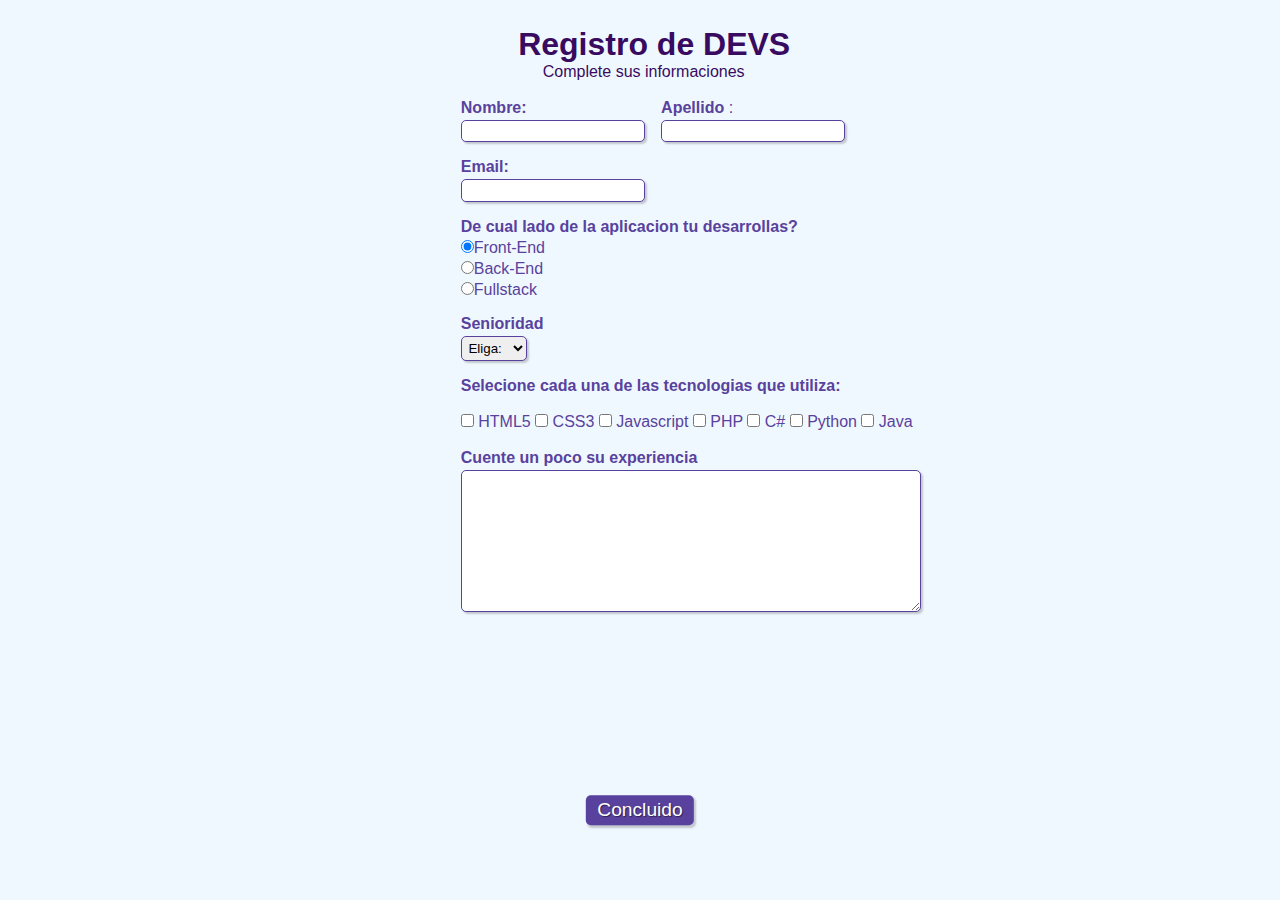
<file: Formularios-registros/Formulario-registro-01/index.html>
<!DOCTYPE html>
<html lang="en">
<head>
	<!-- Metadatos -->
	<meta charset="UTF-8">
	<meta name="viewport" content="width=device-width, initial-scale=1.0">
	<!-- CSS -->
	<link rel="stylesheet" type="text/css" href="estilos.css" media="screen">

	 <!-- Título de la página (aparece en la pestaña) -->
	<title>Registro</title>
</head>
<body>

       <!-- Encabezado con título y subtítulo (ambos con css de id "titulo") -->
	<div>
		<h1 id="titulo">Registro de DEVS</h1>
		<p id="subtitulo">Complete sus informaciones</p>
		<br>
	</div>
	 <!-- Início del formulário -->
	<form action="">
		<fieldset class="grupo">
			<!-- Campo del nombre con leyenda "nombre" y css de classe "campo" -->
			<div class="campo">
				<label for="nombre"><strong>Nombre:</strong> </label>
				<input type="text" name="nombre" id="nombre" required>
			</div>

            <!-- Campo del apelldo con leyenda "apellido" y css de classe "campo" -->
			<div class="campo">
				<label for="apellido"><strong>Apellido</strong> :</label>
				<input type="text" name="apellido" id="apellido" required>
				</div>
		</fieldset>
		<!-- Campo de email con-->
		<div class="campo">
			<label for="email"> <strong>Email:</strong> </label>
			<input type="email" name="email" id="email" required>
		</div>
		 <!-- Campo de desarrollo web con 3 opciones de botones selecionables (radio button) y css de classe "campo" -->
		<div class="campo">
			<label> <strong>De cual lado de la aplicacion tu desarrollas?</strong> </label>
			<label>
				<input type="radio" name="devweb" value="frontend" checked>Front-End
			</label>
			<label>
				<input type="radio" name="devweb" value="backend">Back-End
			</label>
			<label>
				<input type="radio" name="devweb" value="fullstack">Fullstack
			</label>
		</div>

       <!-- Campo de senioridad con 3 opciones para elegir (select option) y css de classe "campo" -->
		<div class="campo">
			<label for="senioridade"><strong>Senioridad</strong> </label>
			<select  id="senioridad">
				<option selected disabled value="">Eliga:</option>
				<option value="">Junior</option>
				<option value="">Pleno</option>
				<option value="">Senior</option>
			</select>
		</div>
		<fieldset class="grupo">
			<!-- Campo de tecnologias para elegir de 1 o mas opciones para marcar (checkbox) y css de classe "campo" -->
			<div id="check">
				<label> <strong>Selecione cada una de las tecnologias que utiliza:</strong> </label><br><br>
				<input type="checkbox" id="tecnologia1" name="tecnologia1" value="HTML5">
				<label for="tecnologia1">HTML5</label>
				<input type="checkbox" id="tecnologia2" name="tecnologia2" value="CSS">
				<label for="tecnologia2">CSS3</label>
				<input type="checkbox" id="tecnologia3" name="tecnologia3" value="Javascript">
				<label for="tecnologia3">Javascript</label>
				<input type="checkbox" id="tecnologia4" name="tecnologia4" value="PHP">
				<label for="tecnologia4">PHP</label>
				<input type="checkbox" id="tecnologia5" name="tecnologia5" value="C#">
				<label for="tecnologia5">C#</label>
				<input type="checkbox" id="tecnologia6" name="tecnologia6" value="Python">
				<label for="tecnologia6">Python</label>
				<input type="checkbox" id="tecnologia7" name="tecnologia7" value="Java">
				<label for="tecnologia6">Java</label>
		</fieldset>
		 <!-- Caja de texto -->
		<div class="campo">
			<br>
			<label for=""> <strong>Cuente un poco su experiencia</strong> </label>
			<textarea name="experiencia" id="experiencia"   rows="9"  style="width: 34em"></textarea>
		</div>
		 <!-- Boton para enviar el formulário -->
		<button class="boton" type="submit" onsubmit=""> Concluido </button>
	</form>
</body>
</html>
</file>
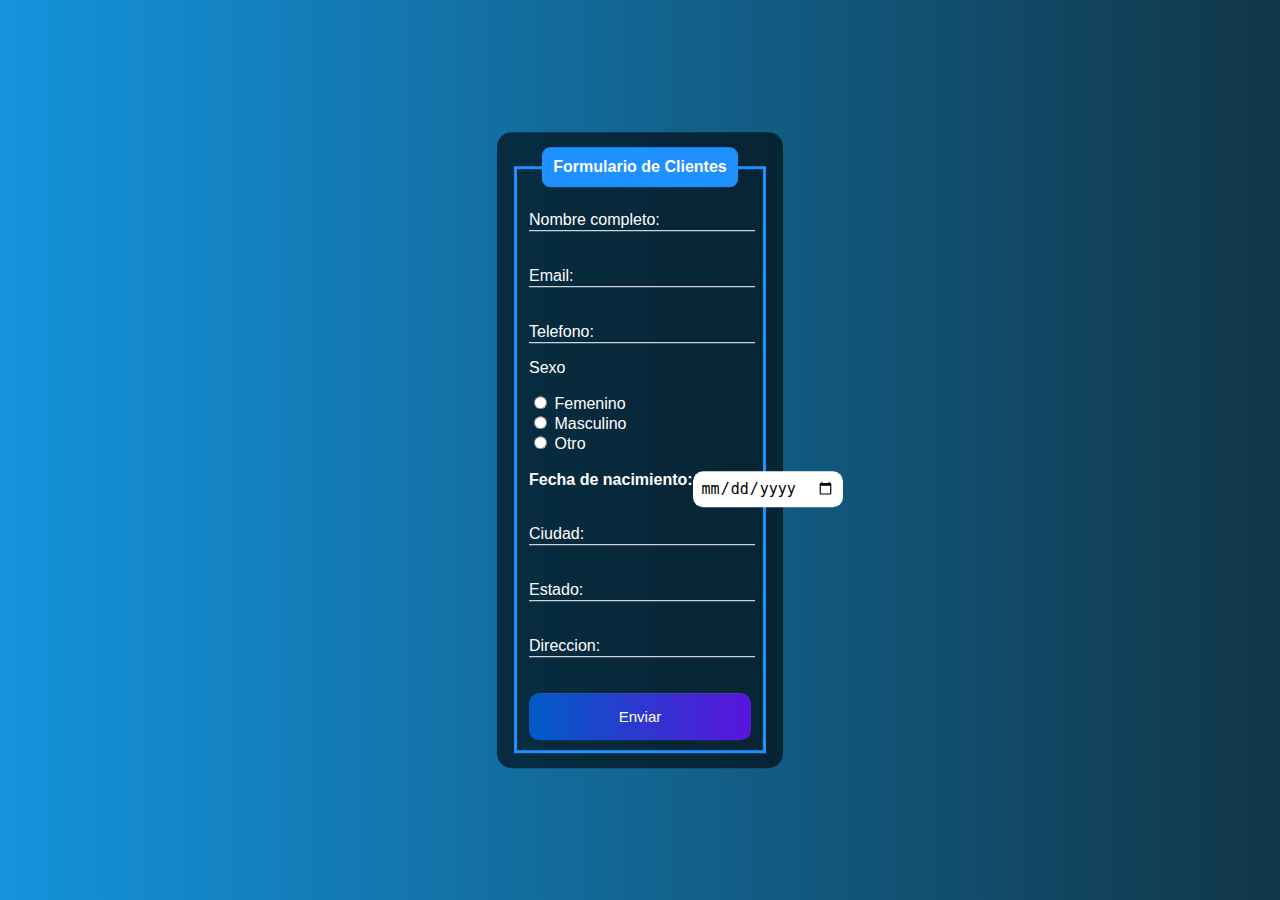
<file: Formularios-registros/Formulario-registro-02/index.html>
<!DOCTYPE html>
<html lang="en">
<head>
	<meta charset="UTF-8">
	<meta name="viewport" content="width=device-width, initial-scale=1.0">
	<title>Formulario GN</title>
	<style>
		body{
			font-family: Arial, Helvetica, sans-serif;
			background-image: linear-gradient(to right, rgb(20, 147, 220), rgb(17, 54, 71));
		}
		.box{
			color: white;
			position: absolute;
			top: 50%;
			left: 50%;
			transform: translate(-50%, -50%);
			background-color: rgba(0,0,0,0.6);
			padding: 15px;
			border-radius: 15px;
			width: 20%;
		}

		fieldset{

			border: 3px solid dodgerblue;
		}

		legend{

			border: 1px solid dodgerblue;
			padding: 10px;
			text-align: center;
			background-color: dodgerblue;
			border-radius: 8px;
			

		}
		.inputBox {

			position: relative;

		}
        
        .inputUser{

        	background: none;
        	border: none;
        	border-bottom: 1px solid white;
        	outline: none;
        	color: white;
        	font-size: 15px;
        	width: 100%;
        	letter-spacing: 2px;
        }

        .labelInput{

              position: absolute;
              top: 0px;
              left:  0px;
              pointer-events: none;
              transition: .5s;
        }

        .inputUser:focus ~ .labelInput,
         .inputUser:valid ~ .labelInput{

        	top: -20px;
        	font-size: 12px;
        	color: dodgerblue;


        }

        #fecha_nacimiento{
        	border: none;
        	padding: 8px;
        	border-radius: 10px;
        	outline: none;
        	font-size: 15px;
        	position: absolute;


        }

        #submit{

        	background-image: linear-gradient(to right,rgb(0,92,197),rgba(90,20, 220));
        	width: 100%;
        	border: none;
        	padding: 15px;
        	color: white;
        	font-size: 15px;
        	cursor: pointer;
        	border-radius: 10px;
        }

         #submit:hover{

         	background-image: linear-gradient(to right,rgb(0,80,172),rgba(80,19, 195));
         }



	</style>
</head>
<body>
	<div class="box">
		<form >
			<fieldset>
				<legend><b>Formulario de Clientes</b></legend>
				<br>
				<div class="inputBox">
					<input type="text" id="nombre" name="nombre" class="inputUser" required>
					<label for="nombre" class="labelInput">Nombre completo:</label>
				</div>
				<br><br>
				<div class="inputBox">
					<input type="text" id="email" name="email" class="inputUser" required>
					<label for="email" class="labelInput">Email:</label>
				</div>
				<br><br>
				<div class="inputBox">
					<input type="tel" id="telefono" name="telefono" class="inputUser" required>
					<label for="telefono" class="labelInput">Telefono:</label>
				</div>
				<p>Sexo</p>
				<input type="radio" name="genero" id="femenino" value="femenino" required>
				<label for="femenino">Femenino</label>
				<br>
				<input type="radio" name="genero" id="masculino" value="masculino" required>
				<label for="masculino">Masculino</label>
				<br>
				<input type="radio" name="genero" id="otro" value="otro" required>
				<label for="otro">Otro</label>
				<br><br>
				    
					<label for="fecha_nacimiento"><b>Fecha de nacimiento:</b></label>
					<input type="date" id="fecha_nacimiento" name="fecha_nacimiento"  required>
					
				<br><br><br>
				<div class="inputBox">
					<input type="text" id="ciudad" name="ciudad" class="inputUser" required>
					<label for="ciudad" class="labelInput">Ciudad:</label>
				</div>
				<br><br>
				<div class="inputBox">
					<input type="text" id="estado" name="estado" class="inputUser" required>
					<label for="estado" class="labelInput">Estado:</label>
				</div>
				<br><br>
				<div class="inputBox">
					<input type="text" id="direccion" name="direccion" class="inputUser" required>
					<label for="direccion" class="labelInput" >Direccion:</label>
				</div>
				<br><br>
				<input type="submit" id="submit" name="submit" value="Enviar">
			</fieldset>
		</form>
	</div>
</body>
</html>
</file>
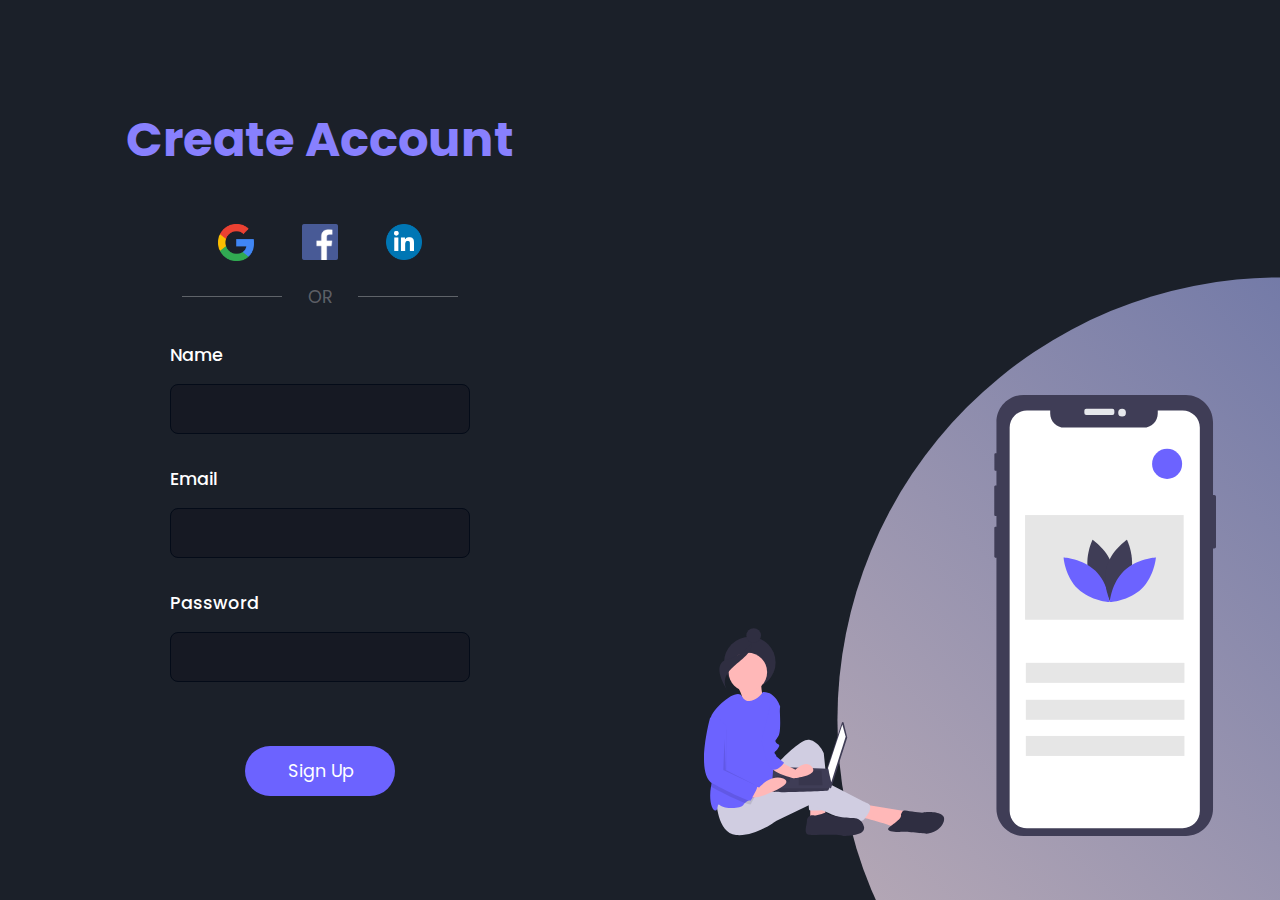
<file: Formularios-registros/Formulario-registro-03/index.html>
<!DOCTYPE html>
<html lang="en">
<head>
	<meta charset="UTF-8">
	<meta name="viewport" content="width=device-width, initial-scale=1.0">
	<title>Sign Up Form</title>
	<link rel="stylesheet" type="text/css" href="style.css">
</head>
<body>
	<main>
		<h1>Create Account</h1>
		<div class="social-media">
			<a href="">
				<img src="assets/google.png" alt="Google">
			</a>
			<a href="">
				<img src="assets/facebook.png" alt="Facebook">
			</a>
			<a href="">
				<img src="assets/linkedin.png" alt="Linkedin">
			</a>
		</div>
		<div class="alternative">
			<span>OR</span>
		</div>
		<form action="">
			<label for="name">
				<span>Name</span>
				<input type="text" id="name" name="name">
			</label>
			<label for="email">
				<span>Email</span>
				<input type="email" id="email" name="email">
			</label>
			<label for="password">
				<span>Password</span>
				<input type="password" id="password" name="password">
			</label>
			<input type="submit" value="Sign Up">
		</form>
	</main>
	<section class="images">
		<img src="assets/mobile.svg" alt="Mobile">
		<div class="circle"></div>
	</section>
</body>
</html>
</file>
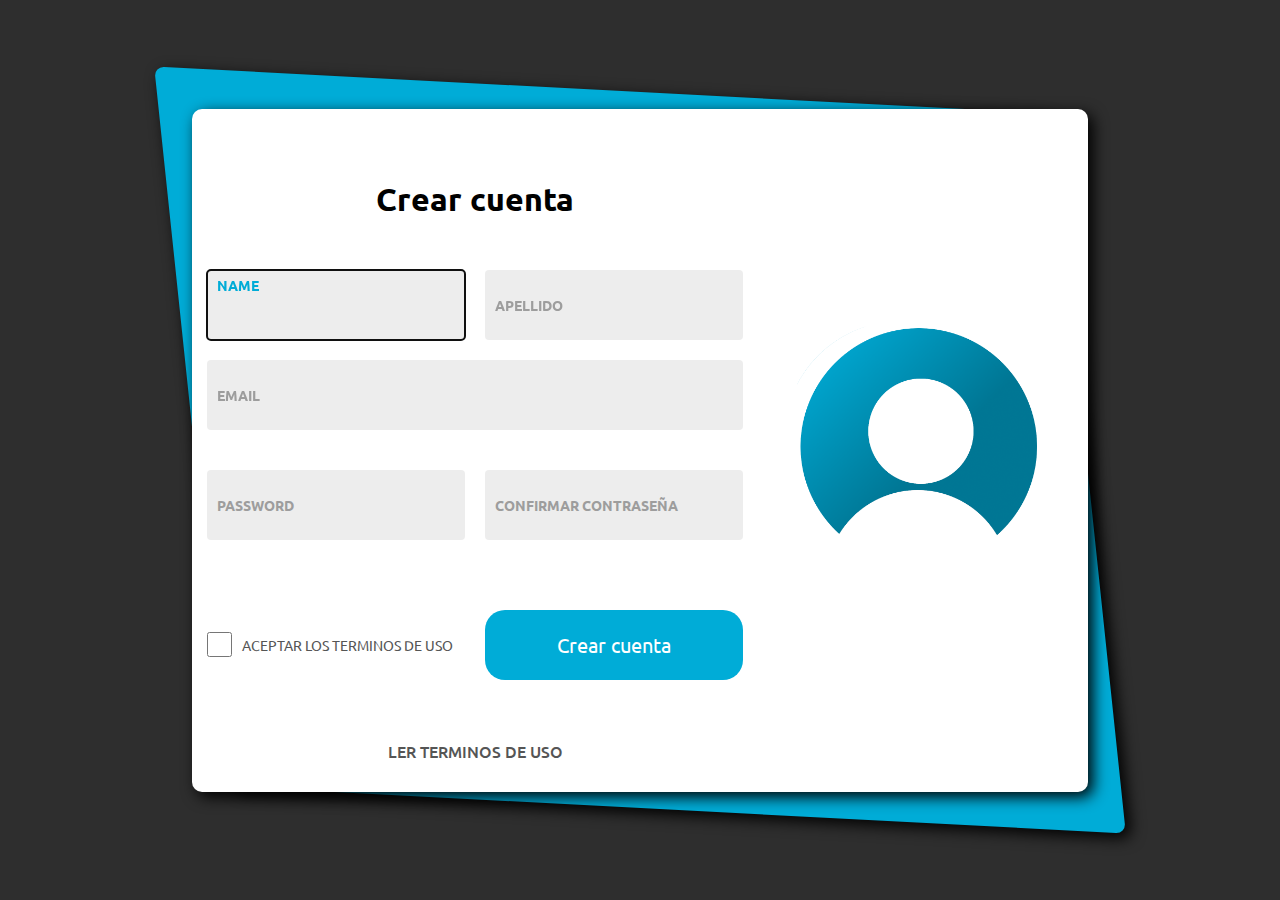
<file: Formularios-registros/Formulario-registro-04/index.html>
<!DOCTYPE html>
<html lang="en">
<head>
	<meta charset="UTF-8">
	<meta name="viewport" content="width=device-width, initial-scale=1.0">
	<title>Crear cuenta</title>
	<link rel="stylesheet" type="text/css" href="style.css">
</head>
<body>
	<div id="parallelograma"></div>
	<section>
		<form action="#" method="post">
			<h1>Crear cuenta</h1>
			<fieldset>
				<div class="container">
					<input type="text" required name="name" autofocus>
					<label>Name</label>
				</div>
				<div class="container">
					<input type="text" required name="apellido" autofocus>
					<label>Apellido</label>
				</div>
			</fieldset>
			<fieldset>
				<div class="container">
					<input type="email" required name="email">
					<label>Email</label>
				</div>
			</fieldset>
			<fieldset>
				<div class="container">
					<input type="password" required name="password">
					<label>Password</label>
					</div>
					<div class="container">
						<input type="password" required name="confirm">
						<label>Confirmar contraseña</label>
					</div>
			</fieldset>
			<fieldset>
				<div id="check">
					<input type="checkbox" required name="accept">
					<label>Aceptar los terminos de uso</label>
				</div>
				<button>Crear cuenta</button>
			</fieldset>
			<a href="">Ler terminos de uso</a>
		</form>
		<img src="user.svg" alt="">
	</section>
</body>
</html>
</file>
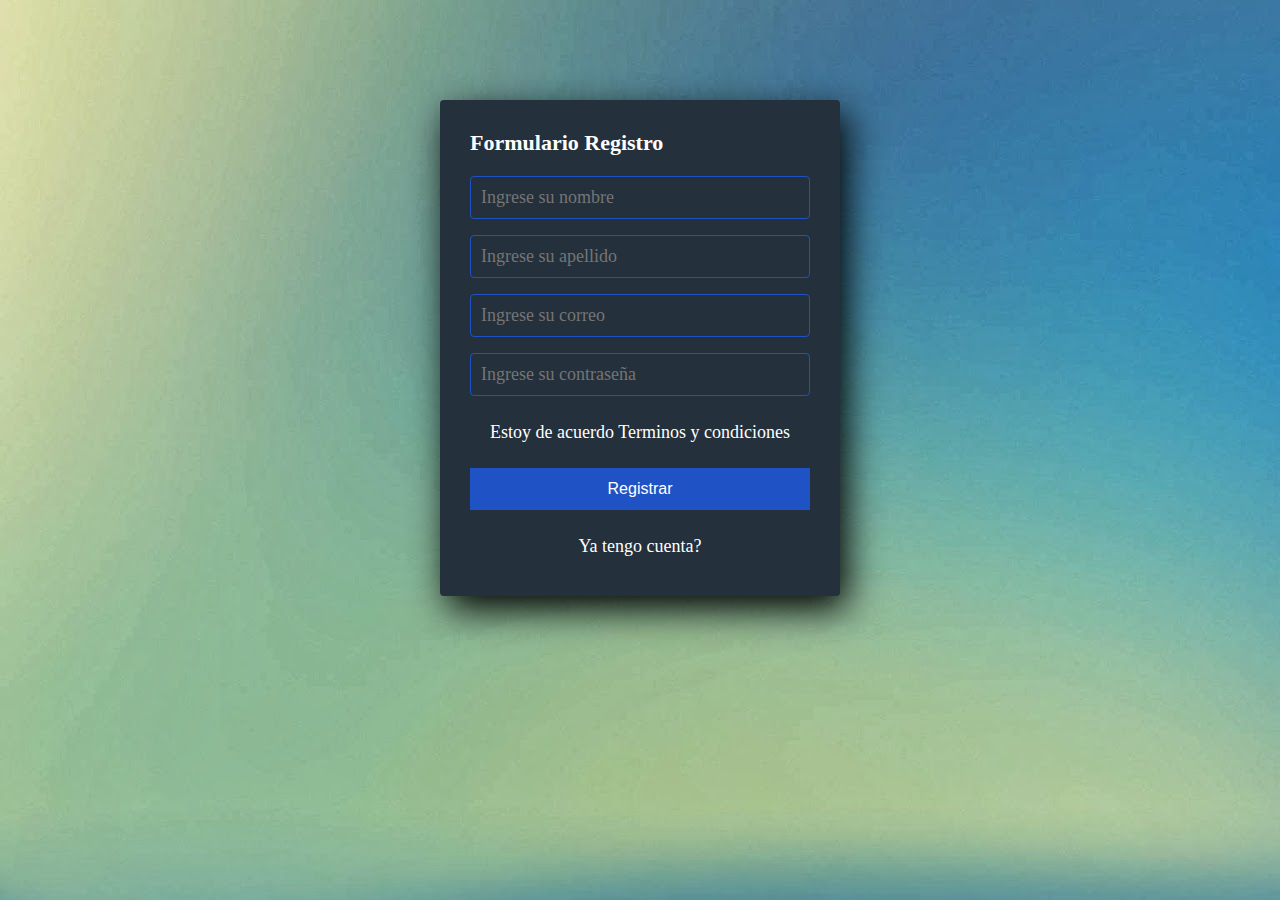
<file: Formularios-registros/Formulario-registro-05/index.html>
<!DOCTYPE html>
<html lang="en">
<head>
	<meta charset="UTF-8">
	<meta name="viewport" content="width=device-width, initial-scale=1.0">
	<link rel="stylesheet" type="text/css" href="style.css">
	<title>Formulario de registro</title>
</head>
<body>
	<section class="form-register">
		<h4>Formulario Registro</h4>
		<input class="controls" type="text" name="nombre" id="nombre" placeholder="Ingrese su nombre">
		<input class="controls" type="text" name="apellido" id="apellido" placeholder="Ingrese su apellido">
		<input class="controls" type="email" name="correo" id="correo" placeholder="Ingrese su correo">
		<input class="controls" type="password" name="contraseña" id="contraseña" placeholder="Ingrese su contraseña">
		<p>Estoy de acuerdo <a href="">Terminos y condiciones</a></p>
		<input class="botons" type="submit" value="Registrar">
		<p><a href="">Ya tengo cuenta?</a></p>
	</section>
</body>
</html>
</file>
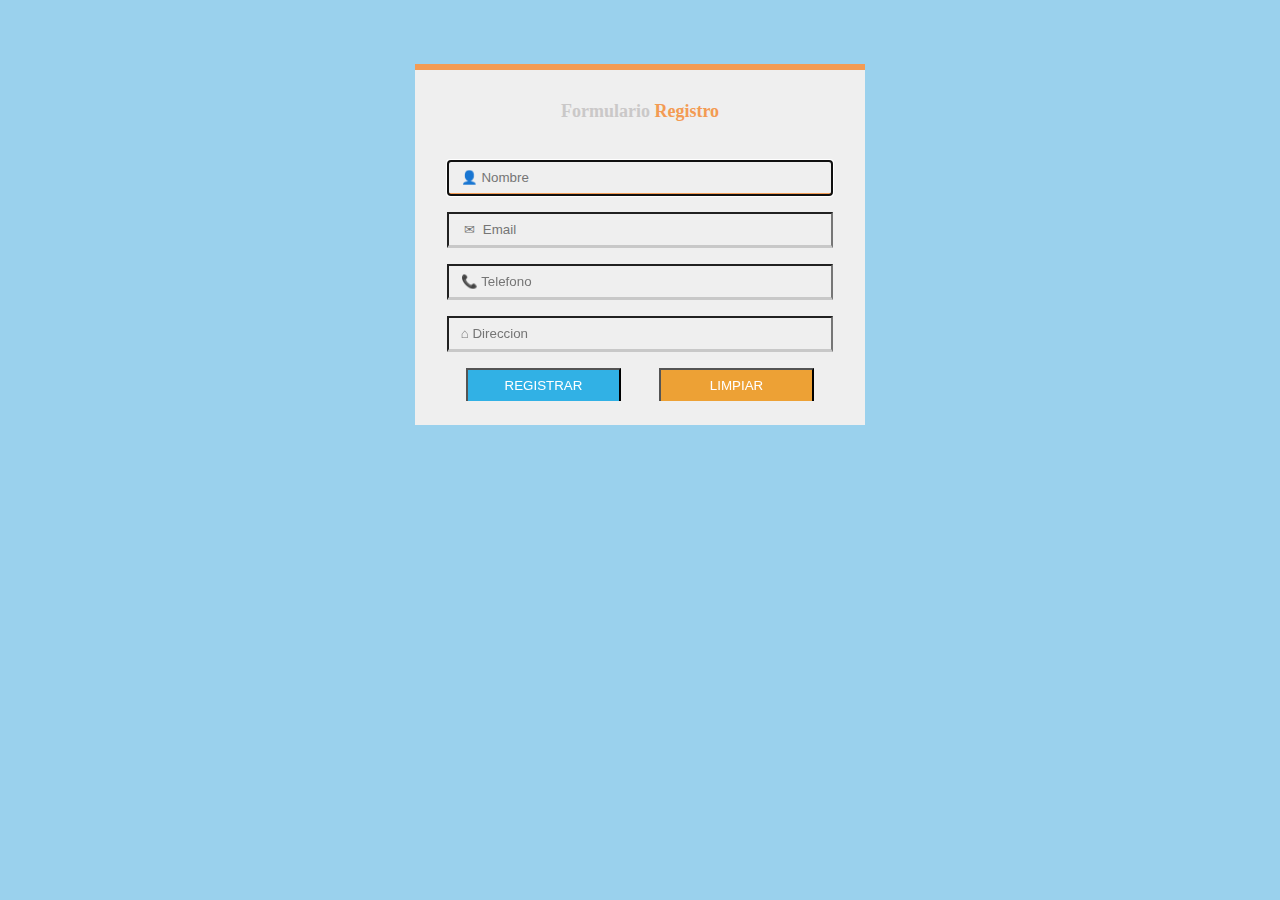
<file: Formularios-registros/Formulario-registro-06/index.html>
<!DOCTYPE html>
<html lang="en">
<head>
	<meta charset="UTF-8">
	<meta name="viewport" content="width=device-width, initial-scale=1.0">
	<link rel="preconnect" href="https://fonts.googleapis.com">
    <link rel="preconnect" href="https://fonts.gstatic.com" crossorigin>
     <link href="https://fonts.googleapis.com/css2?family=Lato:ital,wght@0,300;0,900;1,700&display=swap" rel="stylesheet">
     <link rel="stylesheet" type="text/css" href="css/main.css">
     <link rel="stylesheet" type="text/css" href="css/reset.css"> 
	<title>Formulario</title>
</head>
<body>
	<div class="container">
		<div class="form_top">
			<h2>Formulario <span>Registro</span></h2>
		</div>
		<form class="form_reg" action="">
			<input class="input" type="text" placeholder=" &#128100; Nombre" required autofocus>
			<input class="input" type="email" placeholder="  &#9993;  Email" required autofocus>
			<input class="input" type="tel" placeholder=" &#128222; Telefono" required autofocus>
			<input class="input" type="text" placeholder=" &#8962; Direccion" required autofocus>
			<div class="btn_form">
				<input class="btn_submit" type="submit" value="REGISTRAR">
				<input class="btn_reset" type="reset" value="LIMPIAR">
			</div>
		</form>
	</div>
</body>
</html>
</file>
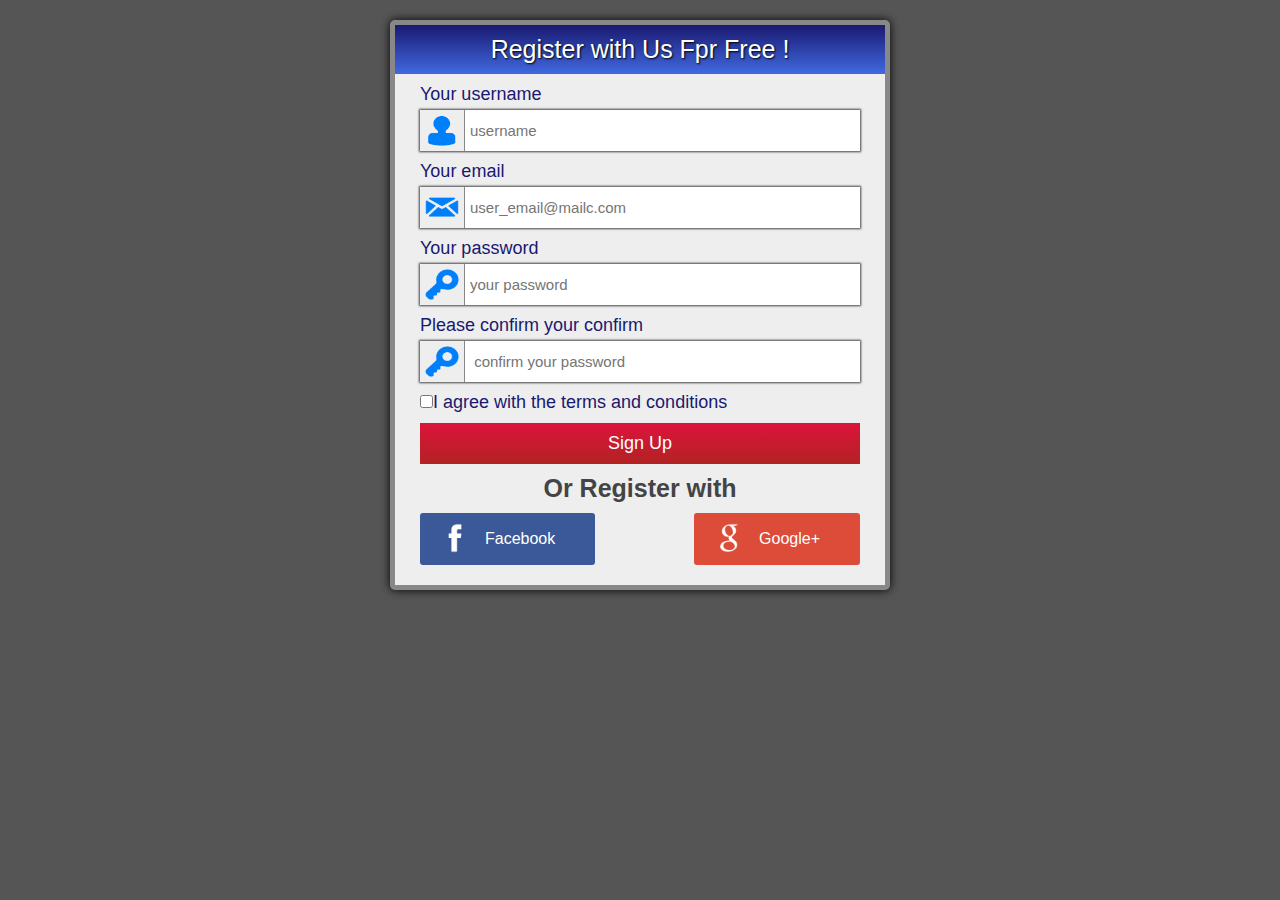
<file: Formularios-registros/Formulario-registro-07/index.html>
<!DOCTYPE html>
<html lang="en">
<head>
	<meta charset="UTF-8">
	<meta name="viewport" content="width=device-width, initial-scale=1.0">
	<title>Responsive Registration Form</title>
	<style type="text/css">
		*{
           margin: 0;
           padding: 0;
           box-sizing: border-box;
           font-family: Arial,"Helvetica Neue",Helvetica,sans serif;
		}
		body{
			background-color: #555;
		}
		.main{

			width: 500px;
			background-color: #eee;
			margin: 20px auto;
			border-radius: 5px;
			border: 5px solid #888;
			box-shadow: 0 0 10px #000;
		}

		header{

			width: 100%;
			padding: 10px;
			text-align: center;
			background: linear-gradient(#191970,#4169e1);
			color: #fff;
			font-size: 25px;
			text-shadow: 1px 1px 2px #000;

		}
         .form-box{
         	padding: 10px 25px 20px 25px;

         }
         .inp{
         	font-size: 15px;
         	width: 100%;
         	padding: 12px 12px 12px 50px;
         	border: none;
         	box-shadow: 0 0 2px 1px #444;


         }

         .inp:focus{
         	outline: none;
         	box-shadow: 0 0 5px 1px #4169e1;
         	color: #191970;
         	font-weight: bold;

         }

         label{
         	font-size: 18px;
         	color: #191970;
         }

         .icon img{

         	position: absolute;
         	width: 45px;
         	height: 41px;
         	padding: 5px;
         	background-color: #eee;
         	border-right: 1px solid #888;
         	border-top-left-radius: 2px;
         	border-bottom-left-radius: 2px;

         }

         .inp-row{

         	margin: 5px 0 10px 0;


         }

         .sub-btn{

         	width: 100%;
         	padding: 10px;
         	font-size: 18px;
         	background: linear-gradient(#dc143c,#b22222);
         	cursor: pointer;
         	color: #fff;
         	border: none;

        }

        .sub-btn:hover{

        	background: linear-gradient(#b22222,#dc143c);
        }
         

         .sub-btn:focus{

         	outline: none;

         }

         .social{
         	width: 100%;
         	margin-top: 10px;

         }

         .social h3{

         	text-align: center;
         	color: #444;
         	font-size: 25px;
         	padding-bottom: 10px;

         }
          
          .sc-icon img {

               width: 30px;
               height: 30px;
               margin: 0 15px 0 0;
               float: left;



          }

          .fb-icon{

          	background-color: #3b5998;
          	border-radius: 3px;
          	color: #fff;
          	float: left;
          	position: relative;
          	padding: 10px 40px 10px 20px;
          }
           
           .gp-icon{

           	background-color: #dd4b39;
           	border-radius: 3px;
           	color: #fff;
           	float: right;
           	padding: 10px 40px 10px 20px;


           }


           .sc-icon a{

           	text-decoration: none;
           	font-size: 16px;
           	display: block;
           	width: 50%;
           	float: left;
           	line-height: 2;



           }

           .sc-icon a:hover{
           opacity: 0.9;


           }

           .path{
            clear: both;
            width: 100%;
            padding: 10px;
            background-color: #eee;


           }

           @media (max-width: 720px) {

           	.main{
           		width: 90%;


           	}

           	.fb-icon, .gp-icon {

           		padding: 5px 10px 5px 10px ;
           		font-size: 14px;

           	}

           	.sc-icon img{

           		width: 25px;
           		height: 25px;
           		margin: 0 8px 0 0 ;
           		float: left;
           	}
           	
           }


	</style>
</head>
<body>
	<div class="main">
		<header>Register with Us Fpr Free !</header>
		<form action="#" method="post" class="form-box">
			<label for="username">Your username</label>
			<div class="inp-row">
				<div class="icon"><img src="user.png"></div>
				<input type="text" name="username" class="inp" placeholder="username" required>
			</div>
			<label for="email">Your email</label>
			<div class="inp-row">
				<div class="icon"><img src="mail.png"></div>
				<input type="email" name="email" class="inp" placeholder="user_email@mailc.com" required>
			</div>

			<label for="password">Your password</label>
			<div class="inp-row">
				<div class="icon"><img src="password.png"></div>
				<input type="password" name="pass" class="inp" placeholder="your password" required>
			</div>

			<label for="repass">Please confirm your confirm</label>
			<div class="inp-row">
				<div class="icon"><img src="password.png"></div>
				<input type="password" name="repass" class="inp" placeholder=" confirm your password" required>
			</div>
             <div class="inp-row">
             	<input type="checkbox" class="agree"><label for="agree">I agree with the terms and conditions</label>
             </div>
              <input type="submit" name="submit" value="Sign Up" class="sub-btn">
              <div class="social">
              	<h3>Or Register with</h3>
              	<div class="sc-icon">
              		<a href=""><div class="fb-icon"> <img src="facebook.png" > Facebook </div> </a>
              		<a href=""><div class="gp-icon"> <img src="google.png" > Google+ </div> </a>
              	</div>
              </div>
		</form>
		<div class="path"></div>
	</div>
</body>
</html>
</file>
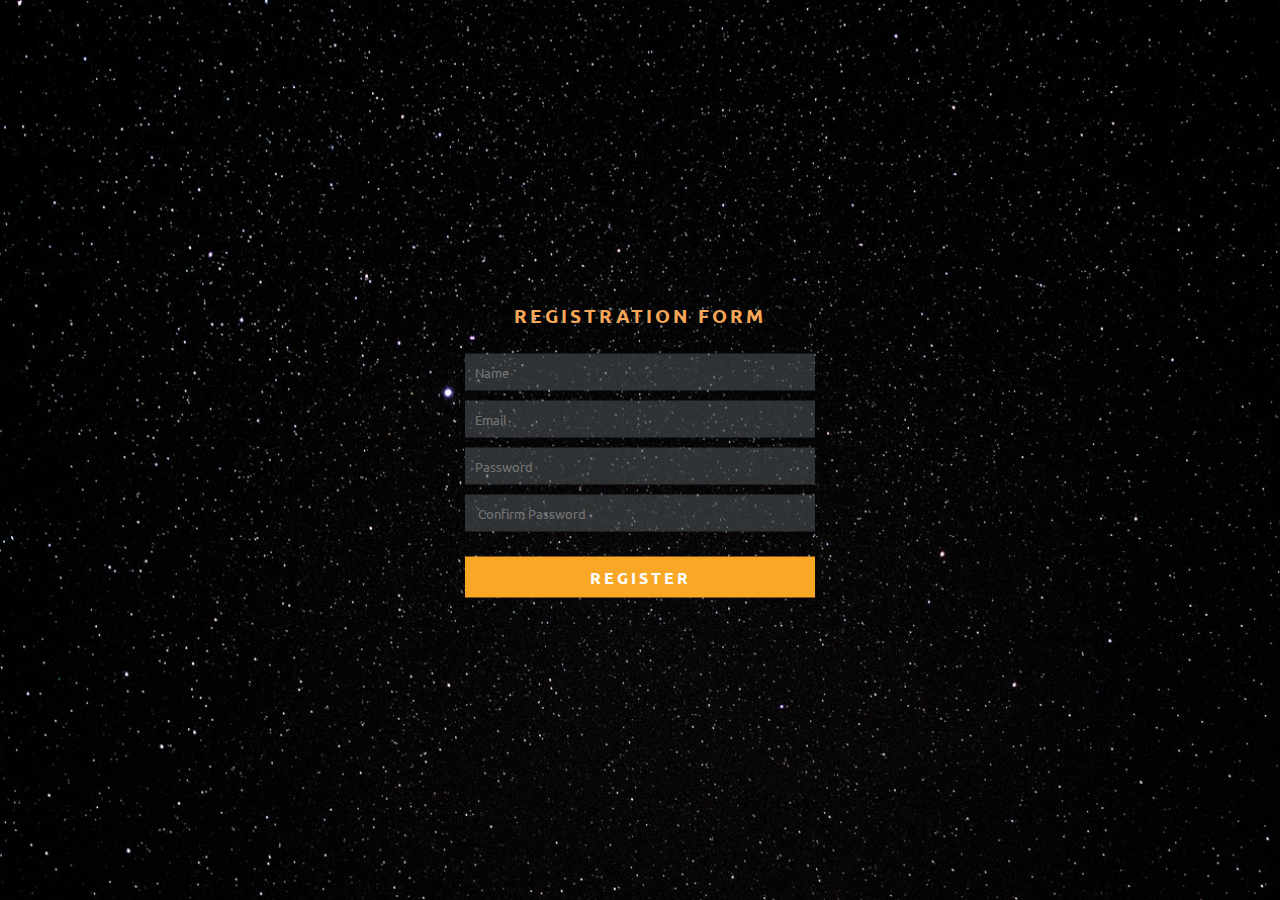
<file: Formularios-registros/Formulario-registro-08/index.html>
<!DOCTYPE html>
<html lang="en">
<head>
	<meta charset="UTF-8">
	<meta name="viewport" content="width=device-width, initial-scale=1.0">
	<title>Transparent Registration Form</title>
	<link rel="stylesheet" href="style.css">
</head>
<body>
	<div class="wrapper">
		<h3>Registration Form</h3>
		<div class="form">
			<div class="input_field">
				<input type="text" placeholder="Name" class="input">
			</div>
			<div class="input_field">
				<input type="text" placeholder="Email" class="input">
			</div>
			<div class="input_field">
				<input type="password" placeholder="Password" class="input">
			</div>
			<div class="input_field">
				<input type="password" placeholder=" Confirm Password" class="input">
			</div>
			<div class="btn"><a href="">Register</a></div>
		</div>
	</div>
</body>
</html>
</file>
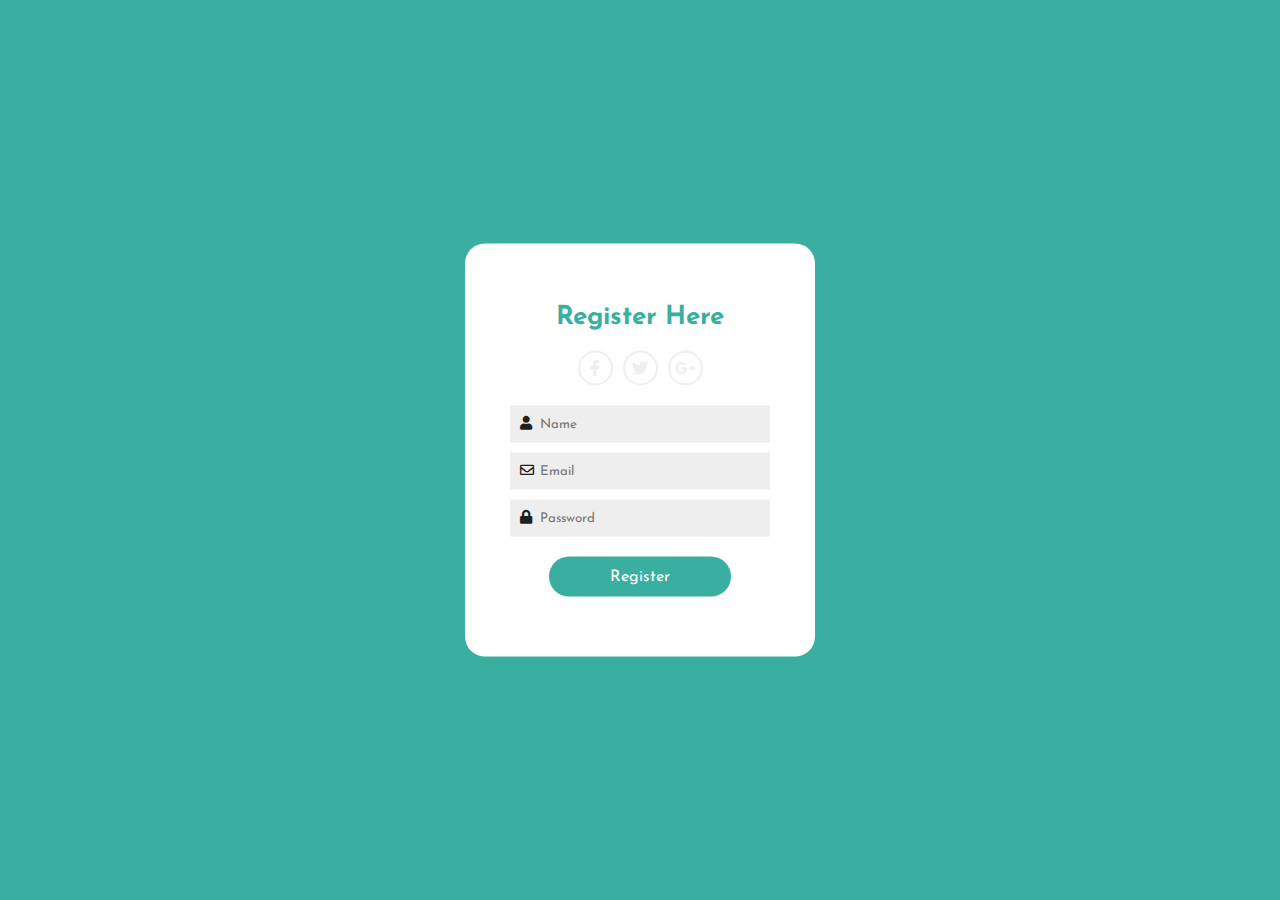
<file: Formularios-registros/Formulario-registro-09/index.html>
<!DOCTYPE html>
<html lang="en">
<head>
	<meta charset="UTF-8">
	<meta name="viewport" content="width=device-width, initial-scale=1.0">
	<title>Registation Form</title>
	<link rel="stylesheet" href="https://use.fontawesome.com/releases/v5.15.3/css/all.css">
	<link rel="stylesheet" href="style.css">
</head>
<body>
<div class="wrapper">
	<div class="title">
		Register Here
	</div>
	<div class="social_media">
		<div class="item">
			<i class="fab fa-facebook-f"></i>
		</div>
		<div class="item">
			<i class="fab fa-twitter"></i>
		</div>
		<div class="item">
			<i class="fab fa-google-plus-g"></i>
		</div>
	</div>
	<div class="form">
		<div class="input_field">
			<input type="text" placeholder="Name" class="input">
			<i class="fas fa-user"></i>
		</div>
		<div class="input_field">
			<input type="text" placeholder="Email" class="input">
			<i class="far fa-envelope"></i>
		</div>
		<div class="input_field">
			<input type="password" placeholder="Password" class="input">
			<i class="fas fa-lock"></i>
		</div>
		<div class="btn">
			<a href="#">Register</a>
		</div>
	</div>
</div>	
</body>
</html>
</file>
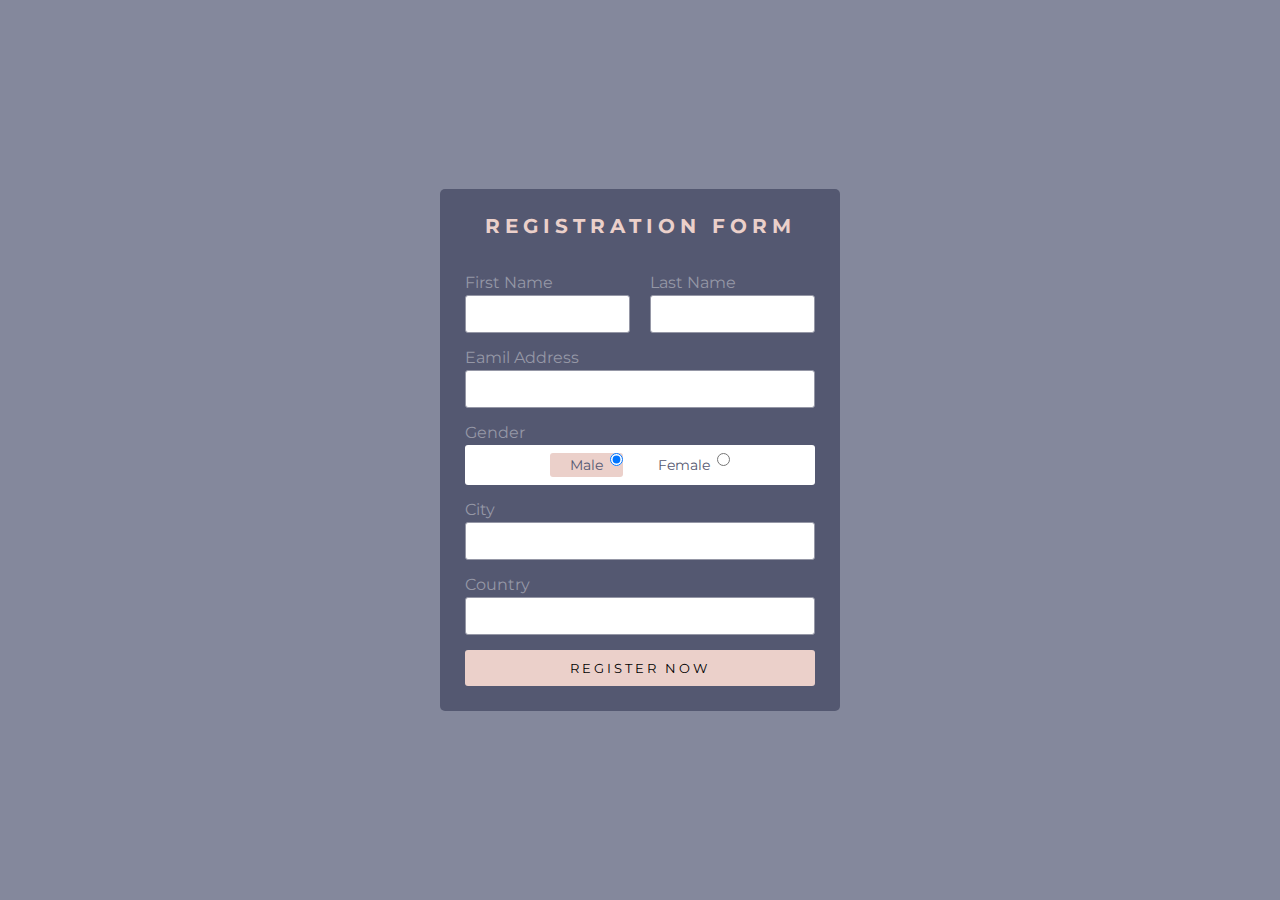
<file: Formularios-registros/Formulario-registro-10/index.html>
<!DOCTYPE html>
<html lang="en">
<head>
	<meta charset="UTF-8">
	<meta name="viewport" content="width=device-width, initial-scale=1.0">
	<title>Registration Form HTML5 AND CSS3</title>
	<link rel="stylesheet" href="style.css">
</head>
<body>
	<div class="wrapper">
		<div class="registration_form">
			<div class="title">
				Registration Form
			</div>
			<form>
				<div class="form_wrap">
					<div class="input_grp">
						<div class="input_wrap">
							<label for="fname">First Name</label>
							<input type="text" id="fname">
						</div>
						<div class="input_wrap">
							<label for="lname">Last Name</label>
							<input type="text" id="lname">
						</div>
					</div>
					<div class="input_wrap">
							<label for="email">Eamil Address</label>
							<input type="text" id="email">
						</div>
						<div class="input_wrap">
							<label>Gender</label>
							<ul>
								<li>
									<label class="radio_wrap">
										<input type="radio" name="gender" class="input_radio" value="male" checked>
										<span>Male</span>
									</label>
								</li>
								<li>
									<label class="radio_wrap">
										<input type="radio" name="gender" class="input_radio" value="female">
										<span>Female</span>
									</label>
								</li>
							</ul>
						</div>
						<div class="input_wrap">
							<label for="city">City</label>
							<input type="text" id="city">
						</div>
						<div class="input_wrap">
							<label for="country">Country</label>
							<input type="text" id="country">
						</div>
						<div class="input_wrap">
							
							<input type="submit" value="Register Now" class="submit_btn">
						</div>
				</div>
			</form>
		</div>
	</div>
</body>
</html>
</file>
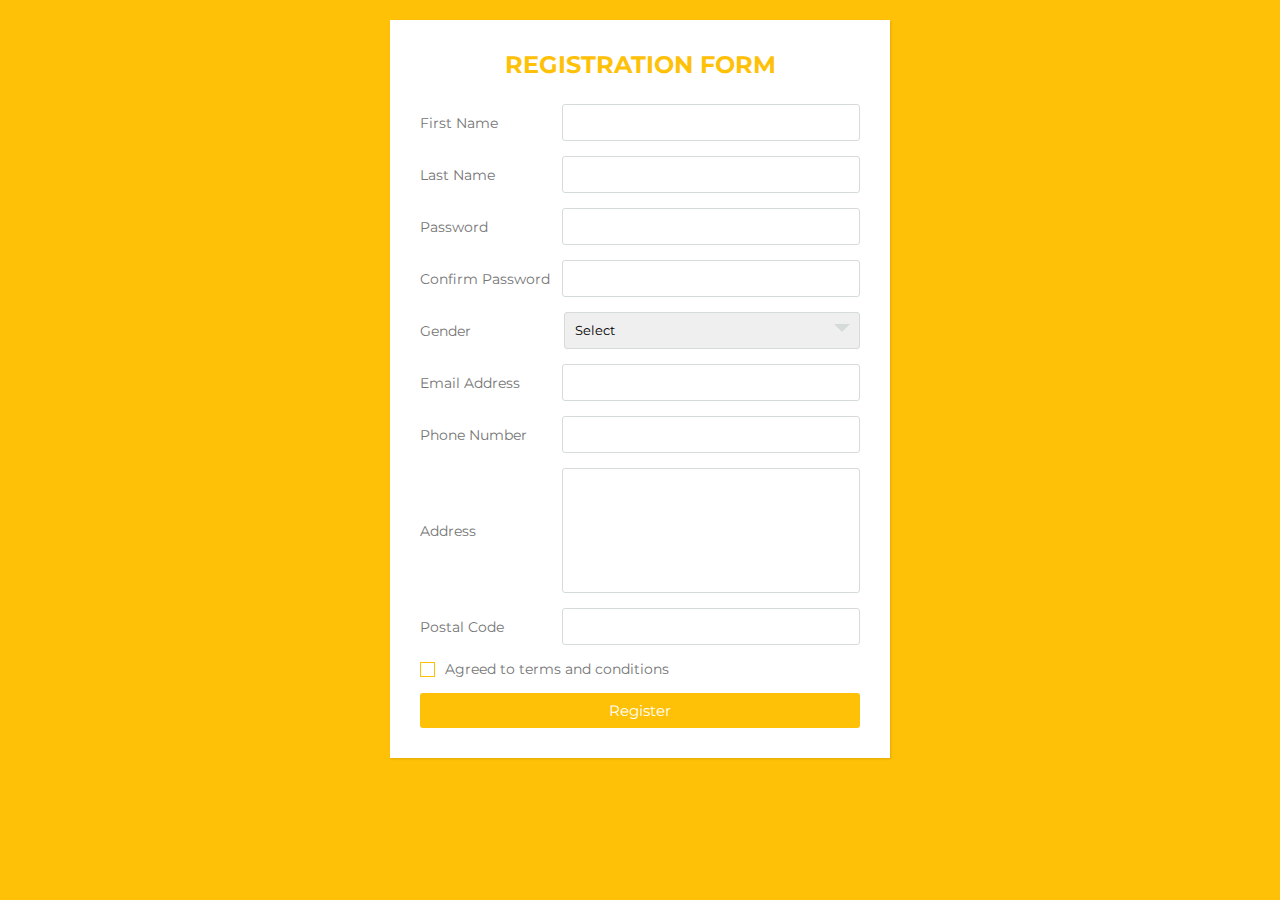
<file: Formularios-registros/Formulario-registro-11/index.html>
<!DOCTYPE html>
<html lang="en">
<head>
	<meta charset="UTF-8">
	<meta name="viewport" content="width=device-width, initial-scale=1.0">
	<title>Registration Form</title>
	<link rel="stylesheet" href="style.css">
</head>
<body>
	<div class="wrapper">
		<div class="title">
			Registration Form
		</div>
		<div class="form">
			<div class="input_field">
				<label>First Name</label>
				<input type="text" class="input">
			</div>
			<div class="input_field">
				<label>Last Name</label>
				<input type="text" class="input">
			</div>
			<div class="input_field">
				<label>Password</label>
				<input type="password" class="input">
			</div>
			<div class="input_field">
				<label>Confirm Password</label>
				<input type="password" class="input">
			</div>
			<div class="input_field">
				<label>Gender</label>
				<div class="custom_select">
					<select>
						<option value="">Select</option>
						<option value="male">Male</option>
						<option value="female">Female</option>
					</select>
				</div>
			</div>
			<div class="input_field">
				<label>Email Address</label>
				<input type="text" class="input">
			</div>
			<div class="input_field">
				<label>Phone Number</label>
				<input type="text" class="input">
			</div>
			<div class="input_field">
				<label>Address</label>
				<textarea  class="textarea"></textarea>
			</div>
			<div class="input_field">
				<label>Postal Code</label>
				<input type="text" class="input">
			</div>
			<div class="input_field terms">
				<label class="check">
					<input type="checkbox">
					<span class="checkmark"></span>
				</label>
				<p>Agreed to terms and conditions</p>
			</div>
			<div class="input_field">
				<input type="submit" value="Register" class="btn">
			</div>
		</div>
	</div>
</body>
</html>
</file>
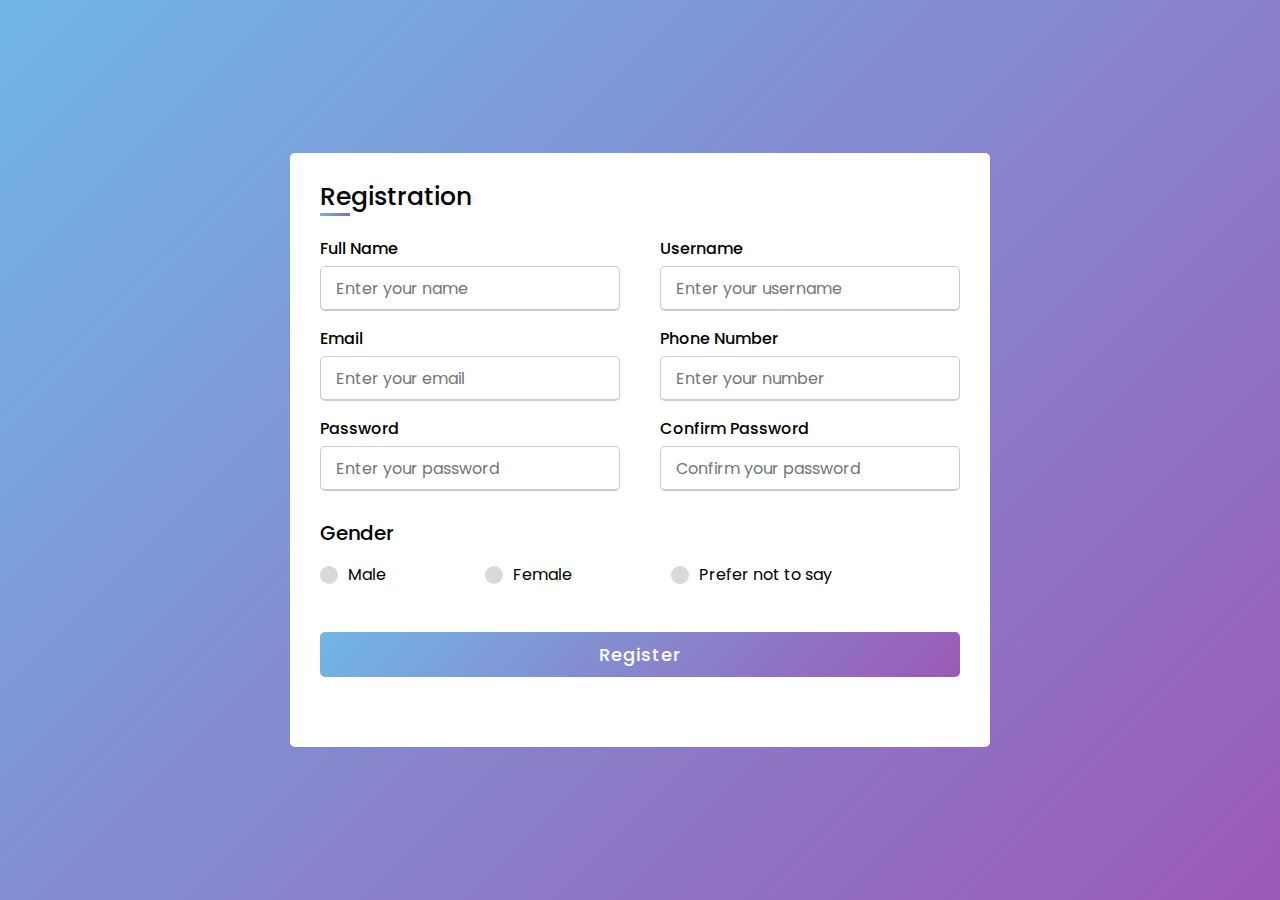
<file: Formularios-registros/Formulario-registro-12/index.html>
<!DOCTYPE html>
<html lang="en">
<head>
	<meta charset="UTF-8">
	<meta name="viewport" content="width=device-width, initial-scale=1.0">
	<title>Responsive Registration Form</title>
	<link rel="stylesheet" href="style.css">
</head>
<body>
	<div class="container">
		<div class="title">Registration</div>
		<form>
			<div class="user-details">
				<div class="input-box">
					<span class="details">Full Name</span>
					<input type="text" placeholder="Enter your name" required>
				</div>
				<div class="input-box">
					<span class="details">Username</span>
					<input type="text" placeholder="Enter your username" required>
				</div>
				<div class="input-box">
					<span class="details">Email</span>
					<input type="text" placeholder="Enter your email" required>
				</div>
				<div class="input-box">
					<span class="details">Phone Number</span>
					<input type="text" placeholder="Enter your number" required>
				</div>
				<div class="input-box">
					<span class="details">Password</span>
					<input type="text" placeholder="Enter your password" required>
				</div>
				<div class="input-box">
					<span class="details">Confirm Password</span>
					<input type="text" placeholder="Confirm your password" required>
				</div>
			</div>
			<div class="gender-details">
				<input type="radio" name="gender" id="dot-1">
				<input type="radio" name="gender" id="dot-2">
				<input type="radio" name="gender" id="dot-3">
				<span class="gender-title">Gender</span>
				<div class="category">
					<label for="dot-1">
						<span class="dot one"></span>
						<span class="gender">Male</span>
					</label>
					<label for="dot-2">
						<span class="dot two"></span>
						<span class="gender">Female</span>
					</label>
					<label for="dot-3">
						<span class="dot three"></span>
						<span class="gender">Prefer not to say</span>
					</label>
				</div>
			</div>
			<div class="button">
				<input type="submit" value="Register">
			</div>
		</form>
	</div>
</body>
</html>
</file>
<file: Formularios-registros/Formulario-registro-01/estilos.css>
/* Todos los elementos de la página */

*{
	margin: 0;
	padding: 0;

}

/* Elementos con el ID "titulo" */

#titulo{
	font-family: sans-serif;
	color:  #380B61;
	margin-left: 7%;
}

/* Elementos con el ID "subtitulo" */

#subtitulo{

font-family: sans-serif;
	color:  #380B61;
	margin-left: 10%;


}


/* Elementos de tag <fieldset>*/
fieldset{

	border: 0;
}


/* Elemento de tag <body> */
body{

background-color: #F0F8FF;
font-family: sans-serif;
font-size: 1em;
color: #59429d;
margin-left: 36%;
margin-top: 2%;
justify-content: center;

}

/* Elementos de tags <body>, <input>, <Select>, <textarea> y <button> */

input, select, textarea, button{

border-radius: 5px;

}

/* Elementos de classe "campo" */
.campo{

margin-bottom: 1em;

}

/* Elementos de classe "campo" de tag <label> */
.campo label{

margin-bottom: 0.2em;
color: #59429d;
display: block;

}

/* Elementos de classe "campo" o "grupo" de tag <fieldset> */

fieldset.grupo .campo{
float: left;
margin-right: 1em;

}



/* Elementos de classe "campo" de las tags <input> con atributo text y email, de las tag <select> y da tag <textarea>*/

.campo input[type="text"], input[type="password"], input[type="email"], .campo select, .campo textarea {

padding: 0.2em;
border: 1px solid #59429d;
box-shadow: 2px 2px 2px rgba(0,0,0,0.2);
display: block;

}

/* Elementos de classe "campo" de tag <select> y <option>*/

.campo select option{

padding-right: 1em;


}



/* Elemento de classe "campo" con tag <input>, <select> y <textarea> tocas con estado da pseudoclasse "focus"*/

.campo input:focus,  .campo select:focus, .campo textarea:focus{

background: #e0e0f8;


}


/* Elemento de classe "boton" */

.boton{

font-size: 1.2em;
background: #59429d;
border: 0;
margin-bottom: 1em;
color: #fff;
padding: 0.2em 0.6em;
box-shadow: 2px 2px 2px rgba(0,0,0,0.2);
text-shadow: 1px 1px 1px rgba(0,0,0,0.5);
position: absolute;
top: 90%;
left: 50%;
margin-right: -50%;
transform: translate(-50%, -50%)

}

/* Elemento de classe "boton" con el estado de la pseudoclasse "hover" */
.boton:hover{

background: #CCBBFF;
box-shadow: inset 2px 2px 2px rgba(0,0,0,0.2);
text-shadow: none;

}

/* Elementos de classe boton e de tag <select> */
.boton select {

cursor: pointer;

}

#check{

display: inline-block;


}
</file>
<file: Formularios-registros/Formulario-registro-03/style.css>
@import url('https://fonts.googleapis.com/css2?family=Poppins:wght@200;300;400;500;600&display=swap');

*{

	margin: 0;
	padding: 0;
	border: 0;
	box-sizing: border-box;
	font-family: "Poppins",sans serif;
}


body{

	background: #1b2029;
	color: white;
	font-weight: 500;
	display: flex;
	min-height: 100vh;
	min-width: 100vw;

}

main{

	width: 50vw;
	display: flex;
	flex-direction: column;
	align-items: center;
	justify-content: center;
	

}


main h1{

	color: #8880fe;
	font-size: 3rem;
	margin-bottom: 3rem;
	text-align: center;

}

main .social-media {

	display: flex;
	align-content: center;

}


main .social-media a{
	text-decoration: none;
}


main .social-media img{

	width: 36px;
	margin-left: 3rem;

}


main .social-media a:first-child img{

margin-left: 0;


}


main .alternative{

margin-top: 1rem;


}

main .alternative span{
	font-size: 1.1rem;
	font-weight: 400;
	color: rgba(255,255,255, 0.3);
	position: relative;
}

main .alternative span:before,
main .alternative span:after{

	position: absolute;
	content: '';
	height: 1px;
	width: 100px;
	bottom: 50%;
	right: 50px;
	background:  rgba(255,255,255, 0.3);
}

main .alternative span:after{

	left: 50px;
}


main form{

display: flex;
flex-direction: column;
align-items: center;


}

main form label{

	display: flex;
	flex-direction: column;
}


main form label  span {

font-size: 1.1rem;
margin-top: 2rem;

}


main form input{

background: #161923;
width: 300px;
height: 50px;
padding: 0 0.5rem;
margin-top: 1rem;
outline: none;
color: rgba(166,166,166);
font-size: 1rem;
border: 1px solid #040b18;
border-radius: 8px;

}


main form input[type="submit"]{

	cursor: pointer;
	width: 50%;
	margin-top: 4rem;
	border: none;
	border-radius: 32px;
	background: #6c63ff;
	color: white;
	font-size: 1.1rem;
	transition: all .3s ease-in-out;



}

main form input[type="submit"]:hover{

	background: #5952d4;
}


section.images{
width: 50vw;
display: flex;
align-items: flex-end;
justify-content: flex-end;
padding: 4rem;


} 


section.images img{

width: 100%;


}


section.images .circle{
 position: absolute;
 height: 100%;
 width: 100%;
 top: 0;
 left: 0;
 background: linear-gradient(45deg, #e8cbc0, #636fa4);
 clip-path: circle(40% at right 80%);
 z-index: -1;
}


@media only screen and (min-width: 900px) and (max-width: 1200px){

section.images img {

	width: 110%;
}

section.images .circle {

clip-path: circle(35% at right 80%);

}

}

@media only screen and (max-width: 900px){

section.images {
	display: none;
	visibility: hidden;
}
main{

	width: 100vw;
}

}


@media only screen and (max-width: 450px){

main h1 {

	font-size: 2rem;
}

main .alternative span {

	font-size: 0.88rem;
}


main form label span, main form input[type="submit"]{

font-size: 1rem;

}

}
</file>
<file: Formularios-registros/Formulario-registro-04/style.css>
@charset:"utf-8";

@import url('https://fonts.googleapis.com/css2?family=Ubuntu:wght@500&display=swap');


*{
	margin: 0;
	padding: 0;
	box-sizing: border-box;
	font-family: "Ubuntu", sans serif;
}

body{

	display: flex;
	align-items: center;
	justify-content: center;
	min-height: 100vh;
	background:#2e2e2e;

}

div#parallelograma{

background: #00acd7;
width: 1000px;
height: 720px;
max-width: 70vw;
border-radius: 10px;
box-shadow: 5px 5px 15px;
transform: skew(6deg, 3deg);
position: absolute;
z-index: -1;

}




section{
    display: flex;
	background: #fff;
	padding: 30px 5px;
	border-radius: 10px;
	box-shadow: 5px 5px 15px;
	max-width: 70vw;

}


section h1{

padding: 40px 10px;
text-align: center;


}

fieldset {

	border: none;

}


fieldset:nth-child(2){

display: flex;

}

fieldset:nth-child(4){

display: flex;
padding-top: 20px;

	
}


fieldset:nth-child(5){
display: flex;
width: 100%;
margin-top: 20px;
padding: 0 10px;


	
}


.container input{

margin: 10px 10px;
width: calc(100% - 20px);
height: 70px;
border: none;
background: #ededed;
border-radius: 4px;
color: #333;
font-size: 18px;
font-weight: 700;
padding: 14px 10px 0 10px;

}


.container{

position: relative;


}


.container label{

	text-transform: uppercase;
	font-size: 14px;
	font-weight: 700;
	color: #9d9d9d;
	position: absolute;
	line-height: 70px;
	top: 10px;
	left: 20px;
	user-select: none;
	pointer-events: none;
	transition: 0.5s;


}

.container input:focus ~ label,
.container input:valid ~ label{

left: 20px;
top: -10px;
color: #00acd7;



}

#check{

	width: 50%;
	text-transform: uppercase;
	font-size: 14px;
	display: flex;

}


#check input{

width: 25px;
height: 25px;
margin: auto 0;

}


#check label{
margin: auto 10px;
color: #555;
transition: 0.5s;



}

#check input:focus ~ label,
#check input:valid ~ label{

color: #00acd7;

}

button{

margin: 40px 0;
margin-left: 10px;
width: calc(50% - 10px);
height: 70px;
background: #00acd7;
color: #fff;
font-size: 20px;
border: none;
border-radius: 20px;
cursor: pointer;
transition: 0.3s linear;


}


button:hover{
opacity: 0.85;


}
form a{
	text-decoration: none;
	font-size: 16px;
	color: #555;
	font-weight: 500;
	padding-top: 20px;
	text-transform: uppercase;
	text-align: center;
	display: block;

}


form:hover{
color: #111;


}


section img{

width: 250px;
height: 250px;
margin: auto 40px;	
}

@media only screen and (max-width: 1080px){

div#parallelograma{

	height: 690px;

}

section img{

display: none;


}

}

@media only screen and (max-width: 510px){

div#parallelograma{

	display: none;

}


section{

	min-width: 95vw;

}

form{
	width: 100%;

}

fieldset:nth-child(2),
fieldset:nth-child(4),
fieldset:nth-child(5){

flex-direction: column;


}

fieldset:nth-child(4){

	padding: 0px;

}

div#check{

	width: 100%;

}

button{

	width: 100%;
	margin: 0; 


}

}
</file>
<file: Formularios-registros/Formulario-registro-05/style.css>
*{
	margin: 0;
	padding: 0;
	box-sizing: border-box;
}

body{

	background-image: url("fondo.jpg");
}


.form-register {

width: 400px;
background: #24303c;
padding: 30px;
margin: auto;
margin-top: 100px;
border-radius: 4px;
font-family: "calibri";
color: white;
box-shadow: 7px 13px 37px #000;


}


.form-register h4{

font-size: 22px;
margin-bottom: 20px;


}


.controls{

width: 100%;
background: #24303c;
padding: 10px;
border-radius: 4px;
margin-bottom: 16px;
border: 1px solid #1f53c5;
font-family: "calibri";
font-size: 18px;
color: white;



}

.form-register p{

height: 40px;
text-align: center;
font-size: 18px;
line-height: 40px;



}


.form-register a{

color: white;
text-decoration: none;


}

.form-register a:hover{

color: white;
text-decoration: underline;


}

.form-register .botons{

width: 100%;
background:#1f53c5;
border: none;
padding: 12px;
color: white;
margin: 16px 0;
font-size: 16px;


}
</file>
<file: Formularios-registros/Formulario-registro-06/css/main.css>
html{
	font-size: 16px;
	font-family: "Lato",sans serif;

}

body {

	background-color: #9ad1ed;
}

.container{

max-width: 450px;
height: auto;
background-color: #efefef;
margin: 5% auto;
padding-bottom: 1rem;


}

.form_top{

width: 100%;
text-align: center;
padding: 2rem 0 1rem;
border-top: solid .4rem #f39b53;
margin-bottom: 1rem;



}

.form_top h2{
font-weight: bold;
color: #cac8c8;
font-size: 18px;


}


h2 span{
	color: #f39b53;
}

.form_reg{

padding: 0 2rem;
display: flex;
flex-direction: column;
justify-content: center;

}

.btn_form{

display: flex;
justify-content: space-around;


}

.input, .btn_submit, .btn_reset{

background-color: #efefef;
padding: .5rem;
margin: .5rem 0;
border-bottom: solid #c8c8c8 .2rem;
transition: all .5s;
}


.input:focus{

border-bottom: solid #f39b53 .2rem;


}


.btn_submit, .btn_reset{
width: 40%;
border-bottom: none;
background-color: #31b1e5;
color: white;

}


.btn_reset{

	background-color: #eda135;

}


.btn_submit:hover{

background-color: #4c9ed9;

}


.btn_reset:hover{

background-color: #fa9535;

}
</file>
<file: Formularios-registros/Formulario-registro-08/style.css>
@import url('https://fonts.googleapis.com/css?family=Ubuntu');

*{
	margin: 0;
	padding: 0;
	box-sizing: border-box;
	font-family: "Ubuntu",sans serif;
	outline: none;
	text-decoration: none;
}

body{
	background: url("bg.jpg") no-repeat center center;
	background-size: cover;
	width: 100%;
	height: 100vh;

}

.wrapper{

	max-width: 370px;
	width: 100%;
	height: auto;
	position: absolute;
	top: 50%;
	left: 50%;
	transform: translate(-50%, -50%);
	padding: 0 10px;

}

.wrapper h3{

	color: #f8a757;
	text-align: center;
	margin-bottom: 25px;
	text-transform: uppercase;
	letter-spacing: 3px;

}


.wrapper .form .input_field{
	margin-bottom: 10px;

}


.wrapper .form .input_field .input{

	border: none;
	padding: 10px;
	width: 100%;
	background: rgba(87,96,99,0.5);
	color: #fff;

}

::-input-placeholder{
	color: #656a6c;
	text-transform: uppercase;
}


.wrapper .form .btn{
    margin-top: 25px;
    background: #f8a727;
    width: 100%;
    padding: 10px;
    text-align: center;
    text-transform: uppercase;
    letter-spacing: 3px;
    font-weight: bold;

}


.wrapper .form .btn a{
	color: #fff;
	display: block;
}
</file>
<file: Formularios-registros/Formulario-registro-09/style.css>
@import url('https://fonts.googleapis.com/css?family=Josefin+Sans');

*{
	margin: 0;
	padding: 0;
	box-sizing: border-box;
	outline: none;
	font-family: "Josefin Sans",sans serif;
	text-decoration: none;
}

body{
	background: #3aaf9f;

}

.wrapper{
	max-width: 350px;
	width: 100%;
	height: auto;
	background: #fff;
	padding: 60px 45px;
	position: absolute;
	top: 50%;
	left: 50%;
	transform: translate(-50%, -50%);
	border-radius: 20px;
}

.wrapper .title{
	margin-bottom: 20px;
	text-align: center;
	font-size: 26px;
	font-weight: bold;
	color: #3aaf9f;

}

.wrapper .social_media{

	display: flex;
	justify-content: center;
	margin-bottom: 20px;

}


.wrapper .social_media .item{
	width: 35px;
	height: 35px;
	border: 2px solid #eeeeee;
	margin: 0 5px;
	text-align: center;
	line-height: 35px;
	border-radius: 50%;
	cursor: pointer;
	color: #eeeeee;
	transition: all 0.5s ease;
}

.wrapper .social_media .item:hover{
	border-color: #3aaf9f;
	color: #3aaf9f;
}


.wrapper .form .input_field{
	position: relative;
	margin-bottom: 10px;
}

.wrapper .form .input_field .input{
	width: 100%;
	padding: 12px;
	padding-left: 30px;
	border: none;
	background:#eeeeee; 
}

.wrapper .form .btn{
	width: 70%;
	margin: 20px auto 0;
	background: #3aaf9f;
	padding: 12px;
	text-align: center;
	border-radius: 25px; 

}


.wrapper .form .btn a{
	color: #fff;

}

.wrapper .form .input_field i{
	position: absolute;
	top: 10px;
	left: 10px;
	color: #1d2120;
	font-size: 14px;
}


::-input-placeholder{
	color: #1d2120;
}
</file>
<file: Formularios-registros/Formulario-registro-10/style.css>
@import url('https://fonts.googleapis.com/css2?family=Montserrat:wght@400;700&display=swap');

*{
	padding: 0;
	margin: 0;
	list-style: none;
	box-sizing: border-box;
	font-family: 'Montserrat', sans-serif;
}

body{
	background: #84889c;
}

.wrapper{
	min-height: 100vh;
	display: flex;
	justify-content: center;
	align-items: center;

}

.registration_form{
	background: #545871;
	padding: 25px;
	border-radius: 5px;
	width: 400px;


}

.registration_form .title{
	text-align: center;
	font-size: 20px;
	text-transform: uppercase;
	color: #ebd0ca;
	letter-spacing: 5px;
	font-weight: 700;

}

.form_wrap{
	margin-top: 35px;

}

.form_wrap .input_wrap{
	margin-bottom: 15px;

}

.form_wrap .input_wrap:last-child{
	margin-bottom: 0;

}


.form_wrap .input_wrap label{
	display: block;
	margin-bottom: 3px;
	color: #9597a6;
}


.form_wrap .input_grp{
	display: flex;
	justify-content: space-between;
}


.form_wrap .input_grp input[type="text"]{
	width: 165px;

}

.form_wrap input[type="text"]{
	width: 100%;
	border-radius: 3px;
	border: 1px solid #9597a6;
	padding: 10px;
	outline: none;

}


.form_wrap input[type="text"]:focus{
	border-color: #ebd0ca;
}


.form_wrap ul{
	background: #fff;
	padding: 8px 10px;
	border-radius: 3px;
	display: flex;
	justify-content: center;

}

.form_wrap ul li:first-child{
	margin-right: 15px;

}

.form_wrap ul .radio_wrap{
	position: relative;
	margin-bottom: 0;

}

.form_wrap ul .radio_wrap .input_radio{
	position: absolute;
	top: 0;
	right: 0;
	opacity: 1;

}

.form_wrap ul .radio_wrap span{
	display: inline-block;
	font-size: 14px;
	padding: 3px 20px;
	border-radius: 3px;
	color: #545871;

}

.form_wrap ul .input_radio:checked ~  span{
	background: #ebd0ca;
}

.form_wrap .submit_btn{
	width: 100%;
	background: #ebd0ca;
	padding: 10px;
	border: 0;
	border-radius: 3px;
	text-transform: uppercase;
	letter-spacing: 3px;
	cursor: pointer;
	outline: none;


}

.form_wrap .submit_btn:hover{
	background: #ffd5d2;
}
</file>
<file: Formularios-registros/Formulario-registro-11/style.css>
@import url('https://fonts.googleapis.com/css2?family=Montserrat:wght@400;700&display=swap');

*{
	margin: 0;
	padding: 0;
	box-sizing: border-box;
	font-family: 'Montserrat', sans-serif;
}

body{
	background: #fec107;
	padding: 0 10px;
}

.wrapper{
	max-width: 500px;
	width: 100%;
	background: #fff;
	margin: 20px auto;
	padding: 30px;
	box-shadow: 1px 1px 2px rgba(0,0,0,0.125);
}

.wrapper .title{
	font-size: 24px;
	font-weight: 700;
	margin-bottom: 25px;
	color:#fec107;
	text-transform: uppercase;
	text-align: center; 
}


.wrapper .form{
	width: 100%;
}


.wrapper .form .input_field{
	margin-bottom: 15px;
	display: flex;
	align-items: center;

}


.wrapper .form .input_field label{
	width: 200px;
	color: #757575;
	margin-right: 10px;
	font-size: 14px;
}

.wrapper .form .input_field .input,
.wrapper .form .input_field .textarea{
	width: 100%;
	outline: none;
	border: 1px solid #d5dbd9;
	font-size: 15px;
	padding: 8px 10px;
	border-radius: 3px;
	transition: all 0.3s ease;
}

.wrapper .form .input_field .textarea{
	resize: none;
	height: 125px;
}


.wrapper .form .input_field .custom_select{
	position: relative;
	width: 100%;
	height: 37px;
}

.wrapper .form .input_field .custom_select select{
	appearance:none;
	border: 1px solid #d5dbd9;
	width: 100%;
	height: 100%;
	padding: 8px 10px;
	border-radius: 3px;
	outline: none;
}


.wrapper .form .input_field .custom_select:before{
	content: "";
	position: absolute;
	top: 12px;
	right: 10px;
	border: 8px solid;
	border-color:#d5dbd9  transparent transparent transparent;
	pointer-events: none;
}

.wrapper .form .input_field .input:focus,
.wrapper .form .input_field .input:focus,
.wrapper .form .input_field select:focus{
	border: 1px solid #fec107;

}


.wrapper .form .input_field p{
	font-size: 14px;
	color: #757575;
}


.wrapper .form .input_field .check{
	width: 15px;
	height: 15px;
	position: relative;
	display: block;
	cursor: pointer;
}

.wrapper .form .input_field .check input[type="checkbox"]{
	position: absolute;
	top: 0;
	left: 0;
	opacity: 0;
}

.wrapper .form .input_field .check .checkmark{
	width: 15px;
	height: 15px;
	border:  1px solid #fec107;
	display: block;
	position: relative;
	
}


.wrapper .form .input_field .check .checkmark:before{
	content: "";
	position: absolute;
	top:1px;
	left: 2px;
	width: 5px;
	height: 2px;
	border: 2px solid;
	border-color:  transparent transparent #fff #fff;
	transform: rotate(-45deg);
	display: none;
}

.wrapper .form .input_field .check input[type="checkbox"]:checked ~ .checkmark{
 background: #fec107;
}

.wrapper .form .input_field .check input[type="checkbox"]:checked ~ .checkmark:before{
	display: block;
}

.wrapper .form .input_field .btn{
	width: 100%;
	padding: 8px 10px;
	font-size: 15px;
	border: 0;
	background: #fec107;
	color: #fff;
	cursor: pointer;
	border-radius: 3px;
	outline: none;

}

.wrapper .form .input_field:last-child{
	margin-bottom: 0;

}

.wrapper .form .input_field .btn:hover{
	background: #ffd658;

}

@media (max-width: 420px;){
	.wrapper .form .input_field{
	flex-direction: column;
	align-items: flex-start;

}
.wrapper .form .input_field label{
	margin-bottom: 5px;
}
.wrapper .form .input_field .terms{
	flex-direction: row;
}
}
</file>
<file: Formularios-registros/Formulario-registro-12/style.css>
@import url('https://fonts.googleapis.com/css2?family=Poppins:wght@200;300;400;500;600;700&display=swap');

*{
	padding: 0;
	margin: 0;
	box-sizing: border-box;
	font-family: 'Poppins', sans-serif;
}

body{
	display: flex;
	height: 100vh;
	justify-content: center;
	align-items: center;
	padding: 10px;
	background: linear-gradient(135deg, #71b7e6, #9b59b6);
}

.container{
	max-width: 700px;
	width: 100%;
	background: #fff;
	padding: 25px 30px;
	border-radius: 5px;
}


.container .title{
	font-size: 25px;
	font-weight: 500;
	position: relative;
}

.container .title::before{
	content: '';
	position: absolute;
	left: 0;
	bottom: 0;
	height: 3px;
	width: 30px;
	background: linear-gradient(135deg, #71b7e6, #9b59b6);
}

.container form .user-details{
	display: flex;
	flex-wrap: wrap;
	justify-content: space-between;
	margin: 20px 0 12px 0;
}

form .user-details .input-box{

	margin-bottom: 15px;
	width: calc(100% / 2 - 20px);
}

.user-details .input-box .details{
	display: block;
	font-weight: 500;
	margin-bottom: 5px;
}

.user-details .input-box input{
	height: 45px;
	width: 100%;
	outline: none;
	border-radius: 5px;
	border: 1px solid #ccc;
	padding-left: 15px;
	font-size: 16px;
	border-bottom-width: 2px;
	transition: all 0.3s ease;

}

.user-details .input-box input:focus,
.user-details .input-box input:valid{
	border-color:  #9b59b6;
}

form .gender-details .gender-title{
	font-size: 20px;
	font-weight: 500;
}

form .gender-details .category{
	width: 80%;
	display: flex;
	margin: 14px 0;
	justify-content: space-between;
}

.gender-details .category label{
display: flex;
align-items: center;
}

.gender-details .category .dot{
height: 18px;
width: 18px;
background: #d9d9d9;
border-radius: 50%;
margin-right: 10px;
border: 5px solid transparent;
transition: all 0.3s ease;
}


#dot-1:checked ~ .category label .one,
#dot-2:checked ~ .category label .two,
 #dot-3:checked ~ .category label .three{
	border-color: #d9d9d9;
	background: #9b59b6;
}


form input[type="radio"]{
	display: none;
}

form .button{
	height: 45px;
	margin: 45px 0;

}

form .button input{
height: 100%;
width: 100%;
outline: none;
color: #fff;
border: none;
font-size: 18px;
border-radius: 5px;
font-weight: 500;
letter-spacing: 1px;
background:  linear-gradient(135deg, #71b7e6, #9b59b6);
}


form .button input:hover{
background:  linear-gradient(-135deg, #71b7e6, #9b59b6);	
}

@media(max-width: 584px;){
	.container{
	max-width: 100%;
}
form .user-details .input-box{

	margin-bottom: 15px;
	width: 100%;

	}

	form .gender-details .category{
		width: 100%;
	
	}
	.container form .user-details{
		max-height: 300px;
		overflow-y: scroll;
	}
	.user-details::scrollbar{
    width: 5px;
  }

}

@media(max-width: 459px){
  .container .content .category{
    flex-direction: column;
  }
}
</file>
